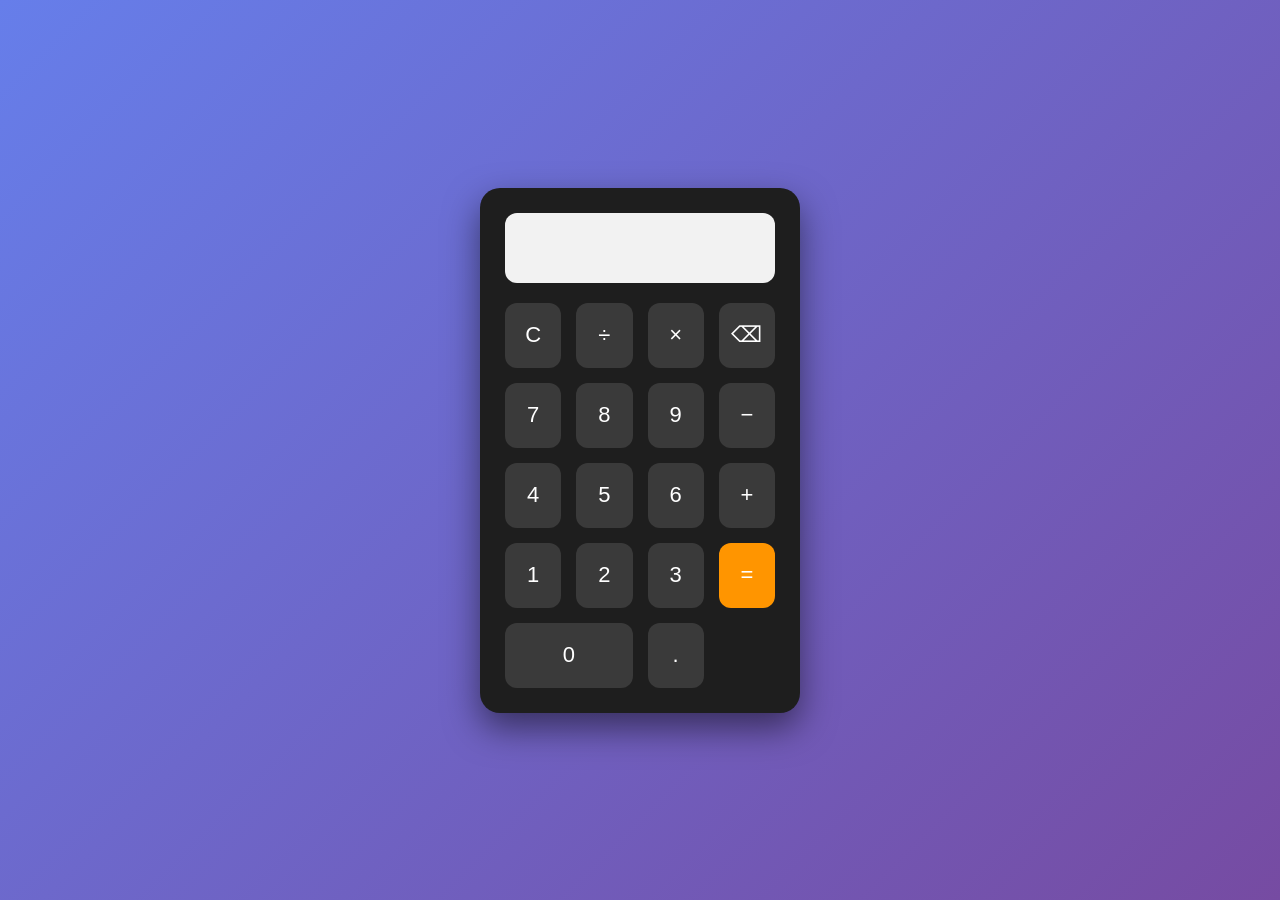
<file: index.html>
<!DOCTYPE html>
<html lang="en">
<head>
    <meta charset="UTF-8">
    <title>Calculator</title>
    <link rel="stylesheet" href="style.css">
</head>
<body>

<div class="calculator">
    <input type="text" id="display" readonly>

    <div class="buttons">
        <button onclick="clearDisplay()">C</button>
        <button onclick="appendValue('/')">÷</button>
        <button onclick="appendValue('*')">×</button>
        <button onclick="deleteLast()">⌫</button>

        <button onclick="appendValue('7')">7</button>
        <button onclick="appendValue('8')">8</button>
        <button onclick="appendValue('9')">9</button>
        <button onclick="appendValue('-')">−</button>

        <button onclick="appendValue('4')">4</button>
        <button onclick="appendValue('5')">5</button>
        <button onclick="appendValue('6')">6</button>
        <button onclick="appendValue('+')">+</button>

        <button onclick="appendValue('1')">1</button>
        <button onclick="appendValue('2')">2</button>
        <button onclick="appendValue('3')">3</button>
        <button class="equal" onclick="calculate()">=</button>

        <button onclick="appendValue('0')" class="zero">0</button>
        <button onclick="appendValue('.')">.</button>
    </div>
</div>

<script src="script.js"></script>
</body>
</html>
</file>
<file: style.css>
* {
    box-sizing: border-box;
    margin: 0;
    padding: 0;
}

body {
    display: flex;
    justify-content: center;
    align-items: center;
    height: 100vh;
    background: linear-gradient(135deg, #667eea, #764ba2);
    font-family: Arial, sans-serif;
}

.calculator {
    background: #1e1e1e;
    padding: 25px;
    border-radius: 20px;
    width: 320px;
    box-shadow: 0 15px 35px rgba(0,0,0,0.5);
}

#display {
    width: 100%;
    height: 70px;
    font-size: 28px;
    text-align: right;
    padding: 15px;
    border: none;
    border-radius: 12px;
    margin-bottom: 20px;
    outline: none;
    background: #f2f2f2;
}

.buttons {
    display: grid;
    grid-template-columns: repeat(4, 1fr);
    gap: 15px;
}

button {
    height: 65px;
    font-size: 22px;
    border: none;
    border-radius: 12px;
    cursor: pointer;
    background: #3a3a3a;
    color: white;
    transition: 0.2s ease;
}

button:hover {
    background: #555;
}

.equal {
    background: #ff9500;
}

.equal:hover {
    background: #e08900;
}

.zero {
    grid-column: span 2;
}
</file>
<file: Task2-Calculator/style.css>
* {
    box-sizing: border-box;
    margin: 0;
    padding: 0;
}

body {
    display: flex;
    justify-content: center;
    align-items: center;
    height: 100vh;
    background: linear-gradient(135deg, #667eea, #764ba2);
    font-family: Arial, sans-serif;
}

.calculator {
    background: #1e1e1e;
    padding: 25px;
    border-radius: 20px;
    width: 320px;
    box-shadow: 0 15px 35px rgba(0,0,0,0.5);
}

#display {
    width: 100%;
    height: 70px;
    font-size: 28px;
    text-align: right;
    padding: 15px;
    border: none;
    border-radius: 12px;
    margin-bottom: 20px;
    outline: none;
    background: #f2f2f2;
}

.buttons {
    display: grid;
    grid-template-columns: repeat(4, 1fr);
    gap: 15px;
}

button {
    height: 65px;
    font-size: 22px;
    border: none;
    border-radius: 12px;
    cursor: pointer;
    background: #3a3a3a;
    color: white;
    transition: 0.2s ease;
}

button:hover {
    background: #555;
}

.equal {
    background: #ff9500;
}

.equal:hover {
    background: #e08900;
}

.zero {
    grid-column: span 2;
}
</file>
